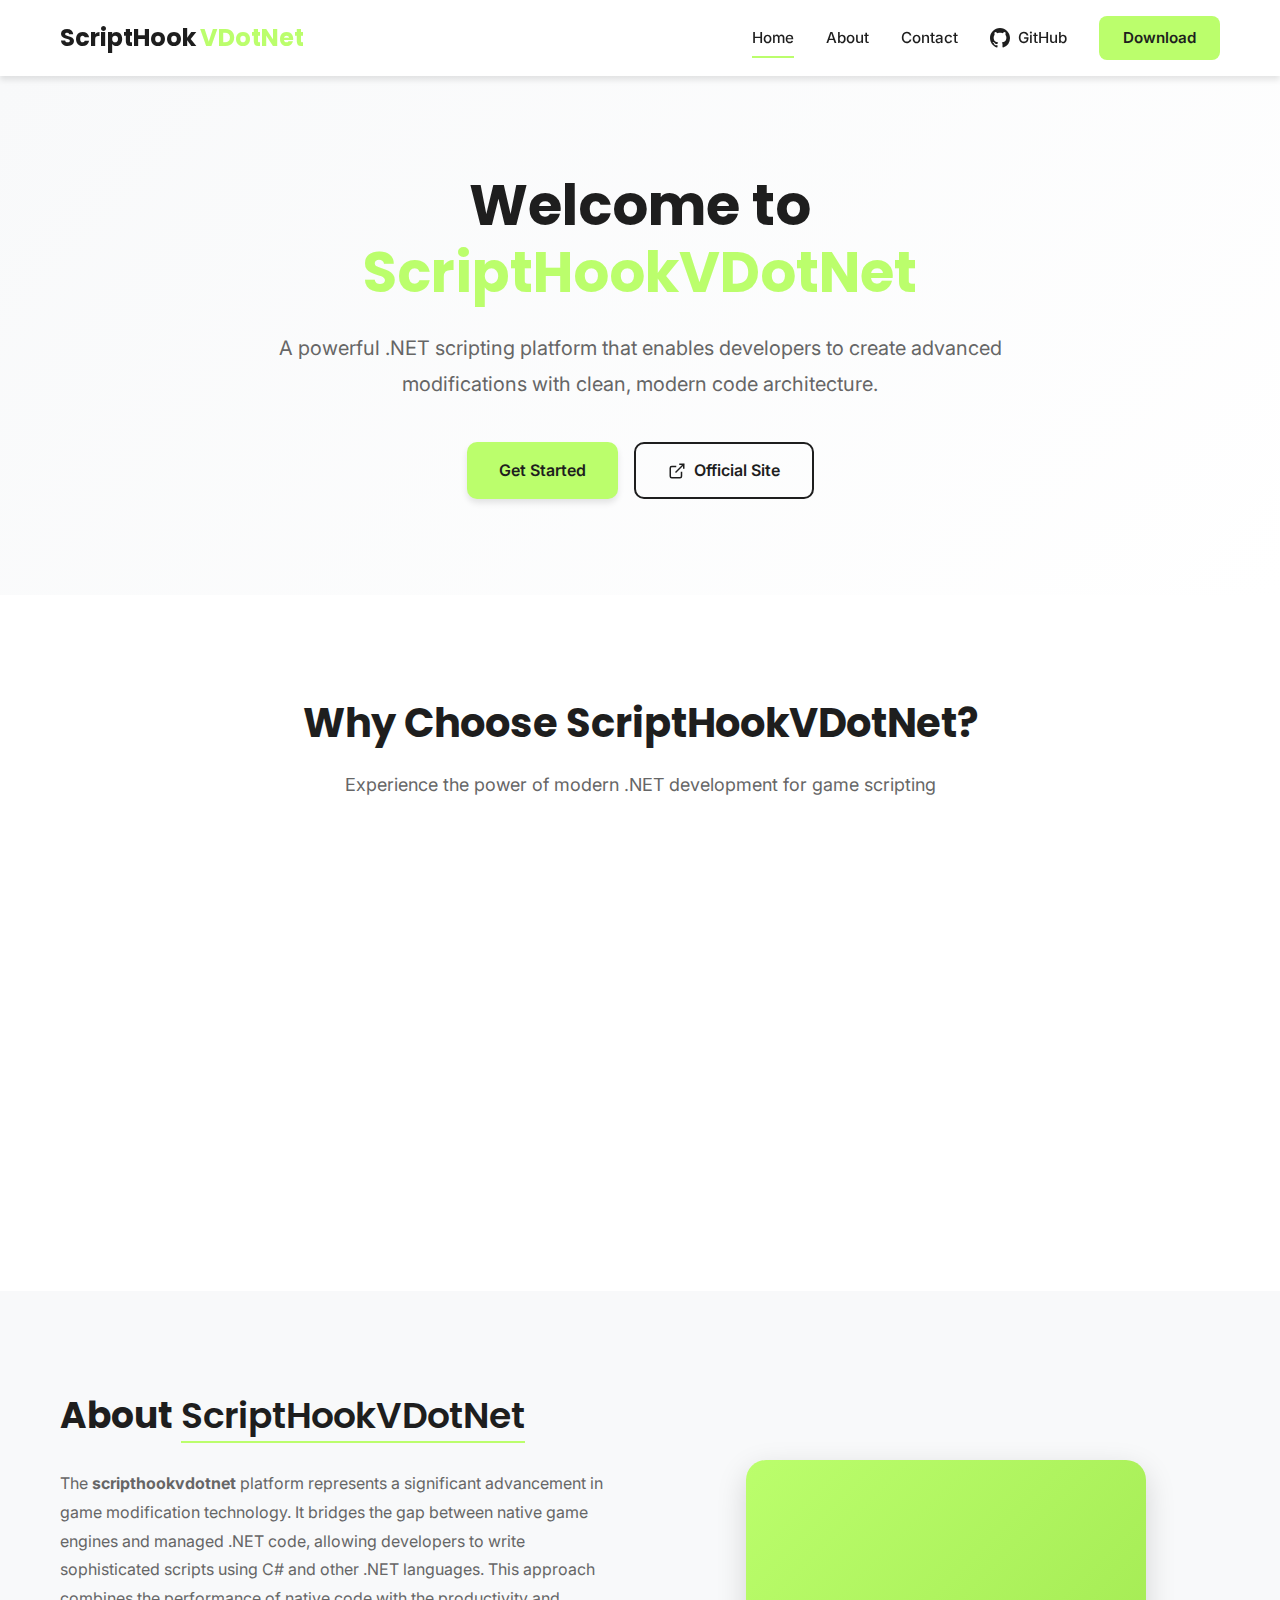
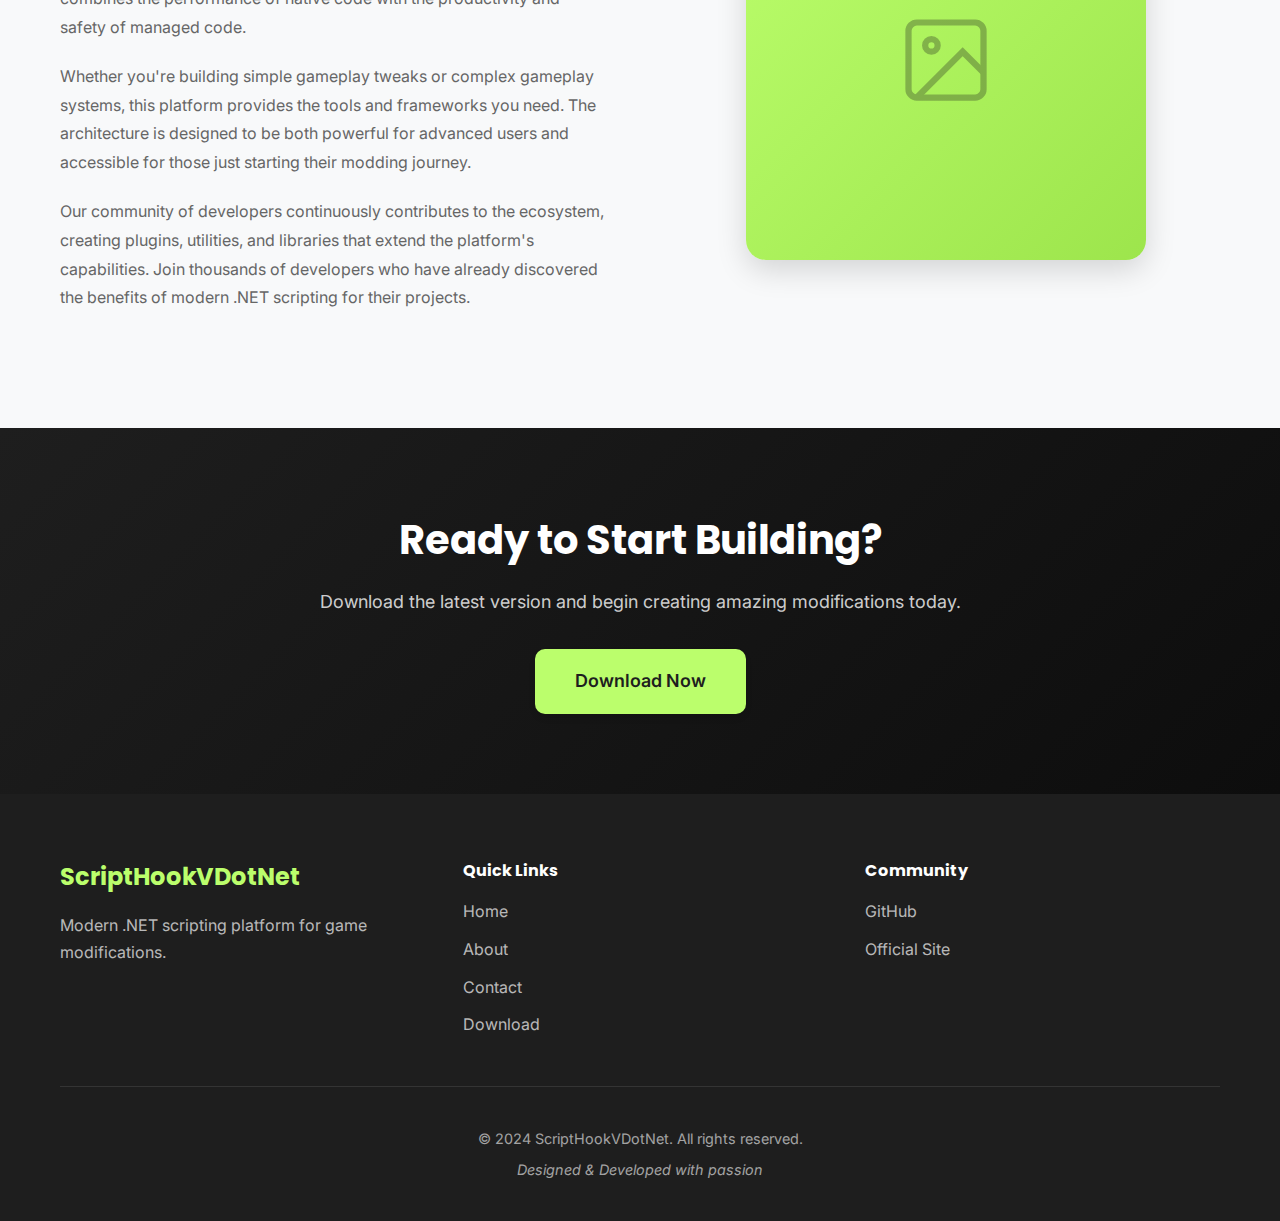
<file: index.html>
<!DOCTYPE html>
<html lang="en">
<head>
    <meta charset="UTF-8">
    <meta name="viewport" content="width=device-width, initial-scale=1.0">
    <meta name="description" content="ScriptHookVDotNet - Modern scripting platform for advanced game modifications and development">
    <title>ScriptHookVDotNet - Home</title>
    <link rel="stylesheet" href="style.css">
    <link rel="preconnect" href="https://fonts.googleapis.com">
    <link rel="preconnect" href="https://fonts.gstatic.com" crossorigin>
    <link href="https://fonts.googleapis.com/css2?family=Inter:wght@300;400;500;600;700&family=Poppins:wght@400;500;600;700&display=swap" rel="stylesheet">
</head>
<body>
    <header class="header">
        <nav class="navbar">
            <div class="container">
                <div class="nav-wrapper">
                    <a href="index.html" class="logo">
                        <span class="logo-text">ScriptHook</span>
                        <span class="logo-accent">VDotNet</span>
                    </a>
                    
                    <button class="mobile-toggle" aria-label="Toggle menu">
                        <span></span>
                        <span></span>
                        <span></span>
                    </button>
                    
                    <ul class="nav-menu">
                        <li><a href="index.html" class="nav-link active">Home</a></li>
                        <li><a href="about.html" class="nav-link">About</a></li>
                        <li><a href="contact.html" class="nav-link">Contact</a></li>
                        <li><a href="https://github.com/scripthook-vdotnet" class="nav-link" target="_blank" rel="noopener">
                            <svg width="20" height="20" viewBox="0 0 24 24" fill="currentColor">
                                <path d="M12 0C5.37 0 0 5.37 0 12c0 5.31 3.435 9.795 8.205 11.385.6.105.825-.255.825-.57 0-.285-.015-1.23-.015-2.235-3.015.555-3.795-.735-4.035-1.41-.135-.345-.72-1.41-1.23-1.695-.42-.225-1.02-.78-.015-.795.945-.015 1.62.87 1.845 1.23 1.08 1.815 2.805 1.305 3.495.99.105-.78.42-1.305.765-1.605-2.67-.3-5.46-1.335-5.46-5.925 0-1.305.465-2.385 1.23-3.225-.12-.3-.54-1.53.12-3.18 0 0 1.005-.315 3.3 1.23.96-.27 1.98-.405 3-.405s2.04.135 3 .405c2.295-1.56 3.3-1.23 3.3-1.23.66 1.65.24 2.88.12 3.18.765.84 1.23 1.905 1.23 3.225 0 4.605-2.805 5.625-5.475 5.925.435.375.81 1.095.81 2.22 0 1.605-.015 2.895-.015 3.3 0 .315.225.69.825.57A12.02 12.02 0 0024 12c0-6.63-5.37-12-12-12z"/>
                            </svg>
                            GitHub
                        </a></li>
                        <li><a href="download.html" class="nav-link btn-download">Download</a></li>
                    </ul>
                </div>
            </div>
        </nav>
    </header>

    <main>
        <section class="hero">
            <div class="container">
                <div class="hero-content">
                    <h1 class="hero-title">
                        Welcome to <span class="highlight">ScriptHookVDotNet</span>
                    </h1>
                    <p class="hero-subtitle">
                        A powerful .NET scripting platform that enables developers to create advanced modifications with clean, modern code architecture.
                    </p>
                    <div class="hero-buttons">
                        <a href="download.html" class="btn btn-primary">Get Started</a>
                        <a href="https://scripthookvdotnet.info/" class="btn btn-secondary" target="_blank" rel="noopener">
                            <svg width="18" height="18" viewBox="0 0 24 24" fill="none" stroke="currentColor" stroke-width="2">
                                <path d="M18 13v6a2 2 0 0 1-2 2H5a2 2 0 0 1-2-2V8a2 2 0 0 1 2-2h6"/>
                                <polyline points="15 3 21 3 21 9"/>
                                <line x1="10" y1="14" x2="21" y2="3"/>
                            </svg>
                            Official Site
                        </a>
                    </div>
                </div>
            </div>
        </section>

        <section class="features">
            <div class="container">
                <h2 class="section-title">Why Choose ScriptHookVDotNet?</h2>
                <p class="section-subtitle">Experience the power of modern .NET development for game scripting</p>
                
                <div class="features-grid">
                    <div class="feature-card">
                        <div class="feature-icon">
                            <svg width="32" height="32" viewBox="0 0 24 24" fill="none" stroke="currentColor" stroke-width="2">
                                <polyline points="16 18 22 12 16 6"/>
                                <polyline points="8 6 2 12 8 18"/>
                            </svg>
                        </div>
                        <h3>Modern Architecture</h3>
                        <p>Built with the latest .NET framework, providing clean APIs and powerful scripting capabilities for developers.</p>
                    </div>
                    
                    <div class="feature-card">
                        <div class="feature-icon">
                            <svg width="32" height="32" viewBox="0 0 24 24" fill="none" stroke="currentColor" stroke-width="2">
                                <path d="M13 2L3 14h9l-1 8 10-12h-9l1-8z"/>
                            </svg>
                        </div>
                        <h3>High Performance</h3>
                        <p>Optimized for speed and efficiency, ensuring smooth gameplay while running complex modifications.</p>
                    </div>
                    
                    <div class="feature-card">
                        <div class="feature-icon">
                            <svg width="32" height="32" viewBox="0 0 24 24" fill="none" stroke="currentColor" stroke-width="2">
                                <path d="M12 2L2 7l10 5 10-5-10-5z"/>
                                <path d="M2 17l10 5 10-5M2 12l10 5 10-5"/>
                            </svg>
                        </div>
                        <h3>Rich Ecosystem</h3>
                        <p>Access to extensive libraries, community resources, and comprehensive documentation for rapid development.</p>
                    </div>
                </div>
            </div>
        </section>

        <section class="content-section">
            <div class="container">
                <div class="content-wrapper">
                    <div class="content-text">
                        <h2>About <a href="https://scripthookvdotnet.info/" class="inline-link">ScriptHookVDotNet</a></h2>
                        <p>
                            The <strong>scripthookvdotnet</strong> platform represents a significant advancement in game modification technology. 
                            It bridges the gap between native game engines and managed .NET code, allowing developers to write sophisticated 
                            scripts using C# and other .NET languages. This approach combines the performance of native code with the 
                            productivity and safety of managed code.
                        </p>
                        <p>
                            Whether you're building simple gameplay tweaks or complex gameplay systems, this platform provides the tools 
                            and frameworks you need. The architecture is designed to be both powerful for advanced users and accessible 
                            for those just starting their modding journey.
                        </p>
                        <p>
                            Our community of developers continuously contributes to the ecosystem, creating plugins, utilities, and 
                            libraries that extend the platform's capabilities. Join thousands of developers who have already discovered 
                            the benefits of modern .NET scripting for their projects.
                        </p>
                    </div>
                    <div class="content-image">
                        <div class="image-placeholder">
                            <svg width="100" height="100" viewBox="0 0 24 24" fill="none" stroke="currentColor" stroke-width="1.5">
                                <rect x="3" y="3" width="18" height="18" rx="2" ry="2"/>
                                <circle cx="8.5" cy="8.5" r="1.5"/>
                                <polyline points="21 15 16 10 5 21"/>
                            </svg>
                        </div>
                    </div>
                </div>
            </div>
        </section>

        <section class="cta-section">
            <div class="container">
                <div class="cta-content">
                    <h2>Ready to Start Building?</h2>
                    <p>Download the latest version and begin creating amazing modifications today.</p>
                    <a href="download.html" class="btn btn-primary btn-lg">Download Now</a>
                </div>
            </div>
        </section>
    </main>

    <footer class="footer">
        <div class="container">
            <div class="footer-content">
                <div class="footer-section">
                    <h3 class="footer-title">ScriptHookVDotNet</h3>
                    <p>Modern .NET scripting platform for game modifications.</p>
                </div>
                
                <div class="footer-section">
                    <h4>Quick Links</h4>
                    <ul class="footer-links">
                        <li><a href="index.html">Home</a></li>
                        <li><a href="about.html">About</a></li>
                        <li><a href="contact.html">Contact</a></li>
                        <li><a href="download.html">Download</a></li>
                    </ul>
                </div>
                
                <div class="footer-section">
                    <h4>Community</h4>
                    <ul class="footer-links">
                        <li><a href="https://github.com/scripthook-vdotnet" target="_blank" rel="noopener">GitHub</a></li>
                        <li><a href="https://scripthookvdotnet.info/" target="_blank" rel="noopener">Official Site</a></li>
                    </ul>
                </div>
            </div>
            
            <div class="footer-bottom">
                <p>&copy; 2024 ScriptHookVDotNet. All rights reserved.</p>
                <p class="footer-credit">Designed & Developed with passion</p>
            </div>
        </div>
    </footer>

    <script src="script.js"></script>
</body>
</html>
</file>
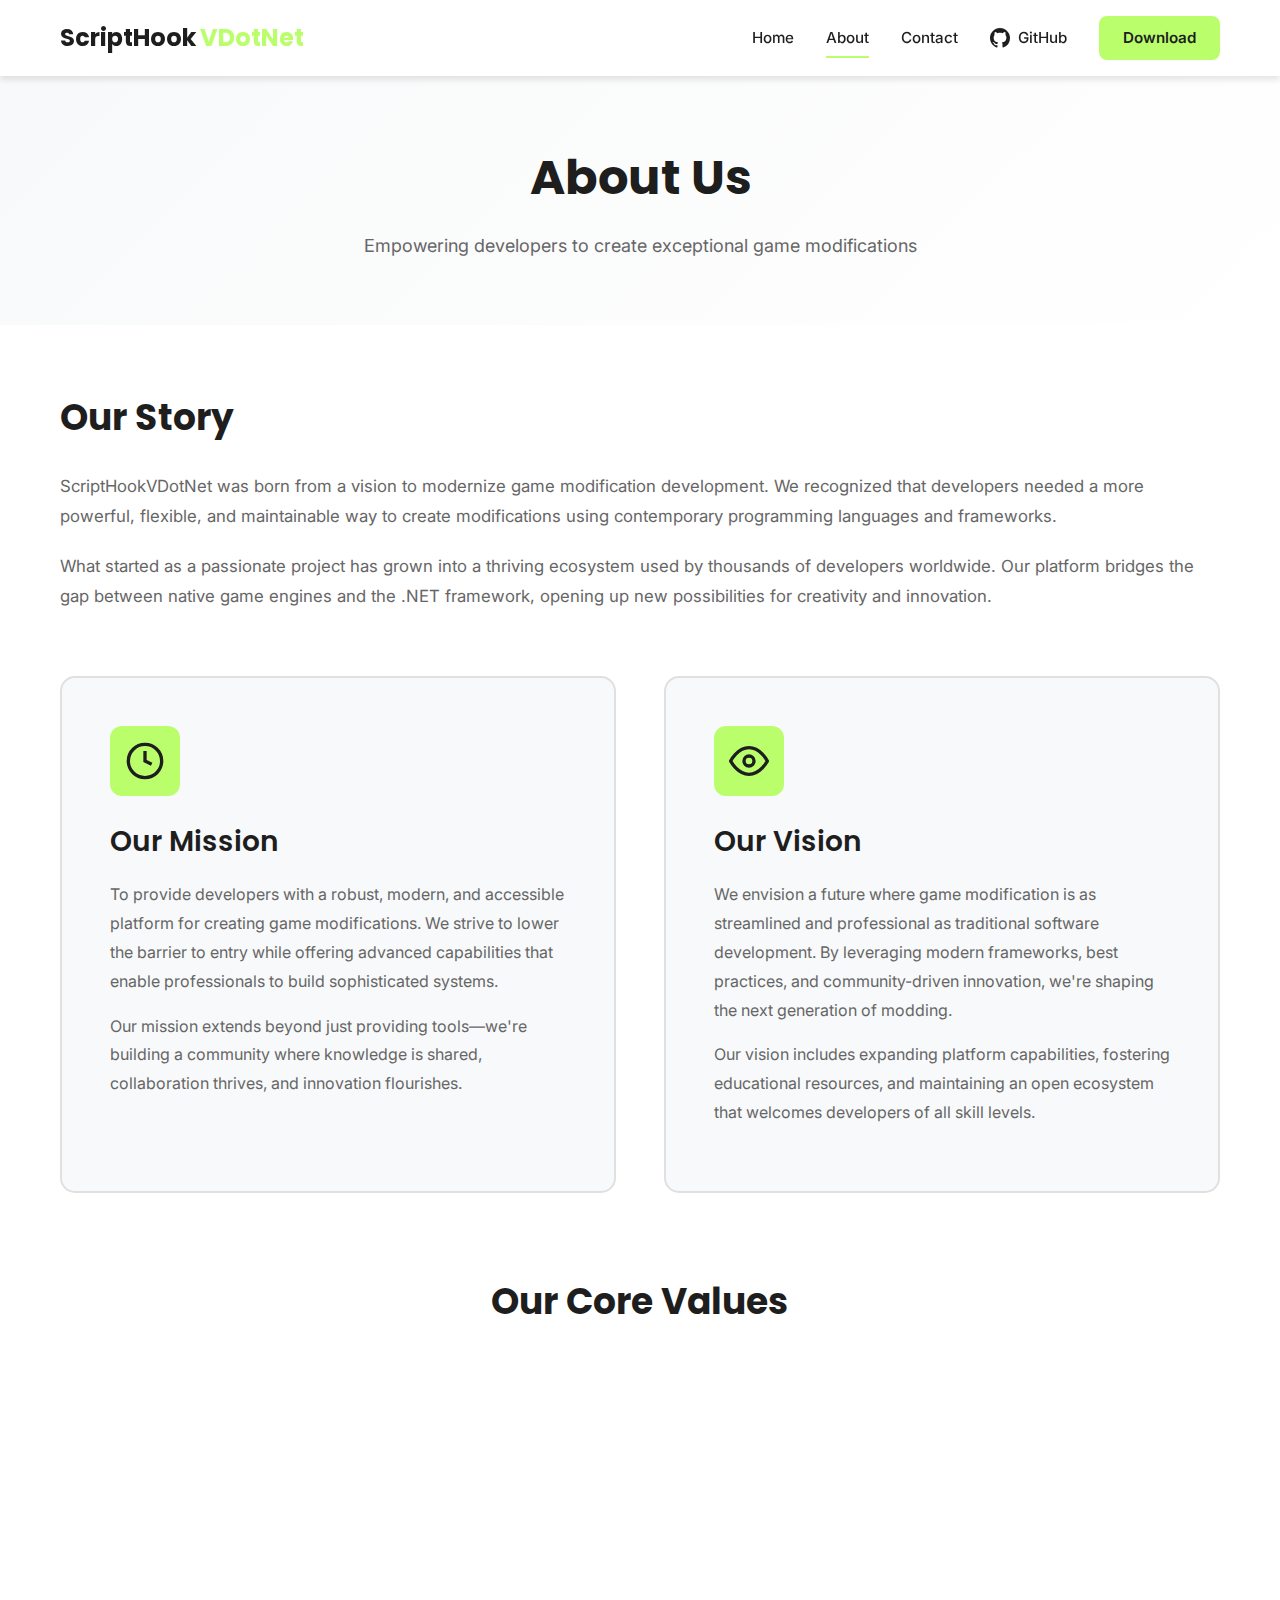
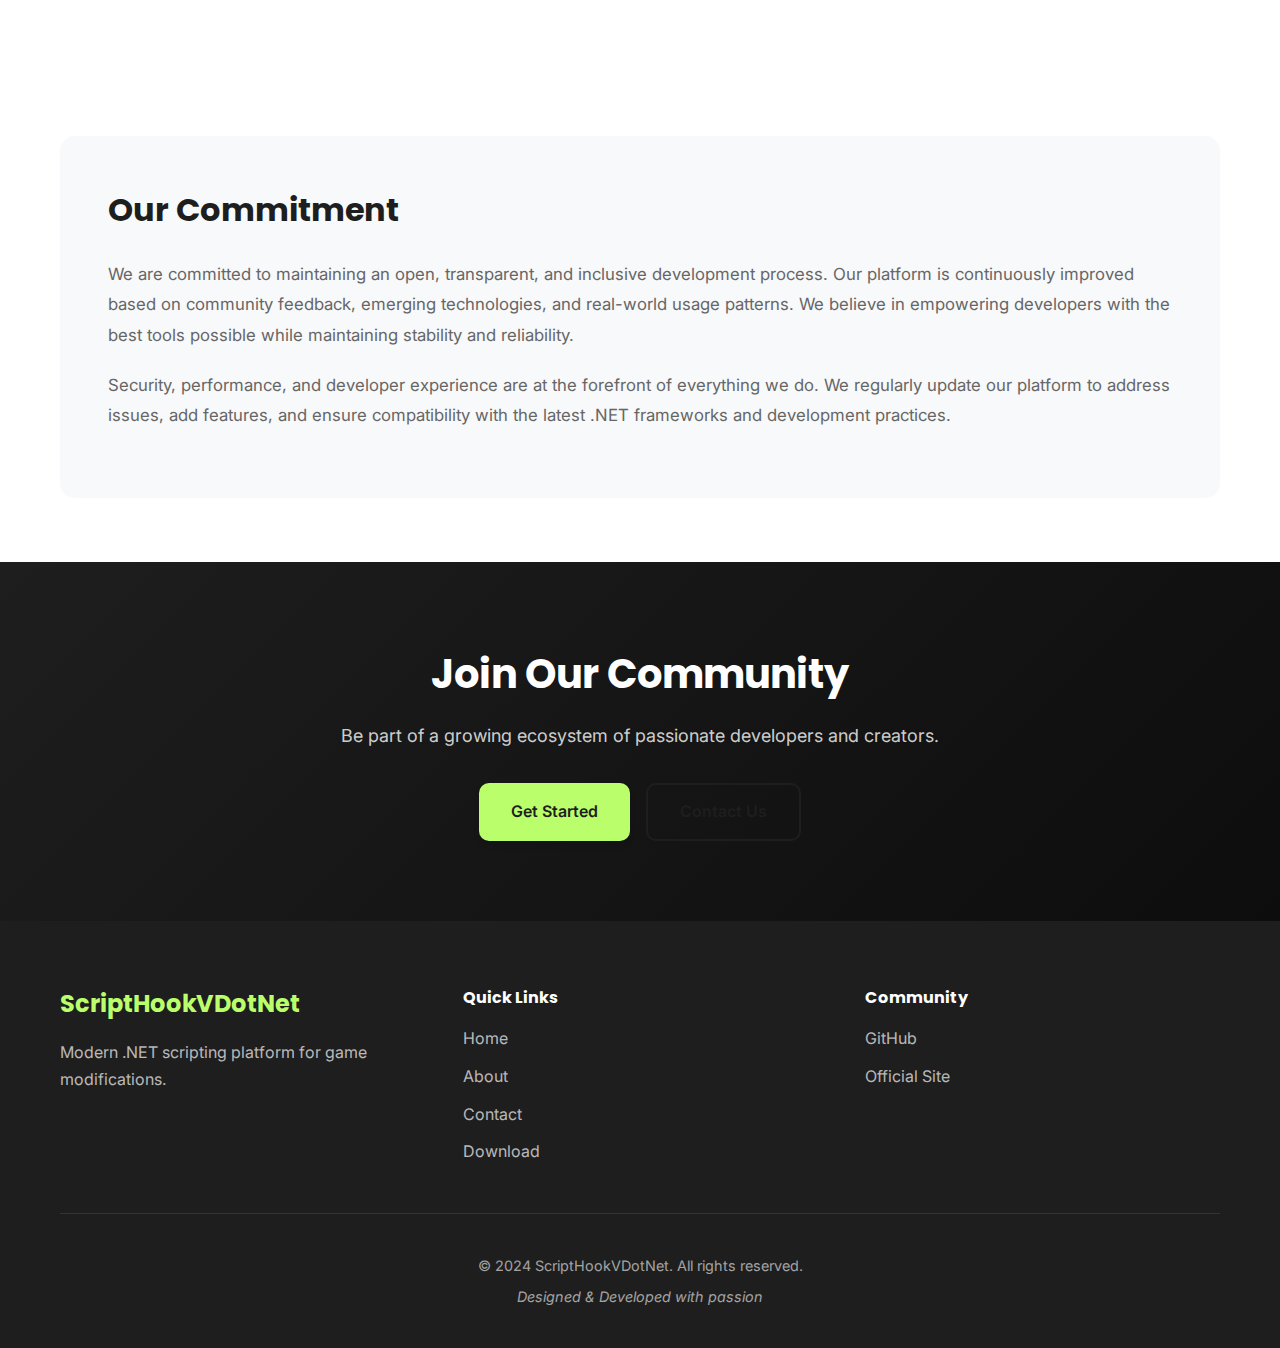
<file: about.html>
<!DOCTYPE html>
<html lang="en">
<head>
    <meta charset="UTF-8">
    <meta name="viewport" content="width=device-width, initial-scale=1.0">
    <meta name="description" content="Learn about ScriptHookVDotNet's mission, vision, and commitment to the modding community">
    <title>About - ScriptHookVDotNet</title>
    <link rel="stylesheet" href="style.css">
    <link rel="preconnect" href="https://fonts.googleapis.com">
    <link rel="preconnect" href="https://fonts.gstatic.com" crossorigin>
    <link href="https://fonts.googleapis.com/css2?family=Inter:wght@300;400;500;600;700&family=Poppins:wght@400;500;600;700&display=swap" rel="stylesheet">
</head>
<body>
    <header class="header">
        <nav class="navbar">
            <div class="container">
                <div class="nav-wrapper">
                    <a href="index.html" class="logo">
                        <span class="logo-text">ScriptHook</span>
                        <span class="logo-accent">VDotNet</span>
                    </a>
                    
                    <button class="mobile-toggle" aria-label="Toggle menu">
                        <span></span>
                        <span></span>
                        <span></span>
                    </button>
                    
                    <ul class="nav-menu">
                        <li><a href="index.html" class="nav-link">Home</a></li>
                        <li><a href="about.html" class="nav-link active">About</a></li>
                        <li><a href="contact.html" class="nav-link">Contact</a></li>
                        <li><a href="https://github.com/scripthook-vdotnet" class="nav-link" target="_blank" rel="noopener">
                            <svg width="20" height="20" viewBox="0 0 24 24" fill="currentColor">
                                <path d="M12 0C5.37 0 0 5.37 0 12c0 5.31 3.435 9.795 8.205 11.385.6.105.825-.255.825-.57 0-.285-.015-1.23-.015-2.235-3.015.555-3.795-.735-4.035-1.41-.135-.345-.72-1.41-1.23-1.695-.42-.225-1.02-.78-.015-.795.945-.015 1.62.87 1.845 1.23 1.08 1.815 2.805 1.305 3.495.99.105-.78.42-1.305.765-1.605-2.67-.3-5.46-1.335-5.46-5.925 0-1.305.465-2.385 1.23-3.225-.12-.3-.54-1.53.12-3.18 0 0 1.005-.315 3.3 1.23.96-.27 1.98-.405 3-.405s2.04.135 3 .405c2.295-1.56 3.3-1.23 3.3-1.23.66 1.65.24 2.88.12 3.18.765.84 1.23 1.905 1.23 3.225 0 4.605-2.805 5.625-5.475 5.925.435.375.81 1.095.81 2.22 0 1.605-.015 2.895-.015 3.3 0 .315.225.69.825.57A12.02 12.02 0 0024 12c0-6.63-5.37-12-12-12z"/>
                            </svg>
                            GitHub
                        </a></li>
                        <li><a href="download.html" class="nav-link btn-download">Download</a></li>
                    </ul>
                </div>
            </div>
        </nav>
    </header>

    <main>
        <section class="page-hero">
            <div class="container">
                <h1 class="page-title">About Us</h1>
                <p class="page-subtitle">Empowering developers to create exceptional game modifications</p>
            </div>
        </section>

        <section class="about-content">
            <div class="container">
                <div class="about-section">
                    <div class="about-text">
                        <h2>Our Story</h2>
                        <p>
                            ScriptHookVDotNet was born from a vision to modernize game modification development. 
                            We recognized that developers needed a more powerful, flexible, and maintainable way to 
                            create modifications using contemporary programming languages and frameworks.
                        </p>
                        <p>
                            What started as a passionate project has grown into a thriving ecosystem used by thousands 
                            of developers worldwide. Our platform bridges the gap between native game engines and the 
                            .NET framework, opening up new possibilities for creativity and innovation.
                        </p>
                    </div>
                </div>

                <div class="mission-vision-grid">
                    <div class="mv-card">
                        <div class="mv-icon">
                            <svg width="40" height="40" viewBox="0 0 24 24" fill="none" stroke="currentColor" stroke-width="2">
                                <circle cx="12" cy="12" r="10"/>
                                <polyline points="12 6 12 12 16 14"/>
                            </svg>
                        </div>
                        <h3>Our Mission</h3>
                        <p>
                            To provide developers with a robust, modern, and accessible platform for creating 
                            game modifications. We strive to lower the barrier to entry while offering advanced 
                            capabilities that enable professionals to build sophisticated systems.
                        </p>
                        <p>
                            Our mission extends beyond just providing tools—we're building a community where 
                            knowledge is shared, collaboration thrives, and innovation flourishes.
                        </p>
                    </div>

                    <div class="mv-card">
                        <div class="mv-icon">
                            <svg width="40" height="40" viewBox="0 0 24 24" fill="none" stroke="currentColor" stroke-width="2">
                                <path d="M1 12s4-8 11-8 11 8 11 8-4 8-11 8-11-8-11-8z"/>
                                <circle cx="12" cy="12" r="3"/>
                            </svg>
                        </div>
                        <h3>Our Vision</h3>
                        <p>
                            We envision a future where game modification is as streamlined and professional as 
                            traditional software development. By leveraging modern frameworks, best practices, 
                            and community-driven innovation, we're shaping the next generation of modding.
                        </p>
                        <p>
                            Our vision includes expanding platform capabilities, fostering educational resources, 
                            and maintaining an open ecosystem that welcomes developers of all skill levels.
                        </p>
                    </div>
                </div>

                <div class="values-section">
                    <h2>Our Core Values</h2>
                    <div class="values-grid">
                        <div class="value-item">
                            <div class="value-number">01</div>
                            <h4>Innovation</h4>
                            <p>Continuously pushing boundaries to deliver cutting-edge solutions</p>
                        </div>
                        <div class="value-item">
                            <div class="value-number">02</div>
                            <h4>Community</h4>
                            <p>Building strong relationships and fostering collaborative growth</p>
                        </div>
                        <div class="value-item">
                            <div class="value-number">03</div>
                            <h4>Quality</h4>
                            <p>Maintaining high standards in code, documentation, and support</p>
                        </div>
                        <div class="value-item">
                            <div class="value-number">04</div>
                            <h4>Accessibility</h4>
                            <p>Making powerful tools available to developers at every level</p>
                        </div>
                    </div>
                </div>

                <div class="commitment-section">
                    <h2>Our Commitment</h2>
                    <p>
                        We are committed to maintaining an open, transparent, and inclusive development process. 
                        Our platform is continuously improved based on community feedback, emerging technologies, 
                        and real-world usage patterns. We believe in empowering developers with the best tools 
                        possible while maintaining stability and reliability.
                    </p>
                    <p>
                        Security, performance, and developer experience are at the forefront of everything we do. 
                        We regularly update our platform to address issues, add features, and ensure compatibility 
                        with the latest .NET frameworks and development practices.
                    </p>
                </div>
            </div>
        </section>

        <section class="cta-section">
            <div class="container">
                <div class="cta-content">
                    <h2>Join Our Community</h2>
                    <p>Be part of a growing ecosystem of passionate developers and creators.</p>
                    <div class="cta-buttons">
                        <a href="download.html" class="btn btn-primary">Get Started</a>
                        <a href="contact.html" class="btn btn-secondary">Contact Us</a>
                    </div>
                </div>
            </div>
        </section>
    </main>

    <footer class="footer">
        <div class="container">
            <div class="footer-content">
                <div class="footer-section">
                    <h3 class="footer-title">ScriptHookVDotNet</h3>
                    <p>Modern .NET scripting platform for game modifications.</p>
                </div>
                
                <div class="footer-section">
                    <h4>Quick Links</h4>
                    <ul class="footer-links">
                        <li><a href="index.html">Home</a></li>
                        <li><a href="about.html">About</a></li>
                        <li><a href="contact.html">Contact</a></li>
                        <li><a href="download.html">Download</a></li>
                    </ul>
                </div>
                
                <div class="footer-section">
                    <h4>Community</h4>
                    <ul class="footer-links">
                        <li><a href="https://github.com/scripthook-vdotnet" target="_blank" rel="noopener">GitHub</a></li>
                        <li><a href="https://scripthookvdotnet.info/" target="_blank" rel="noopener">Official Site</a></li>
                    </ul>
                </div>
            </div>
            
            <div class="footer-bottom">
                <p>&copy; 2024 ScriptHookVDotNet. All rights reserved.</p>
                <p class="footer-credit">Designed & Developed with passion</p>
            </div>
        </div>
    </footer>

    <script src="script.js"></script>
</body>
</html>
</file>
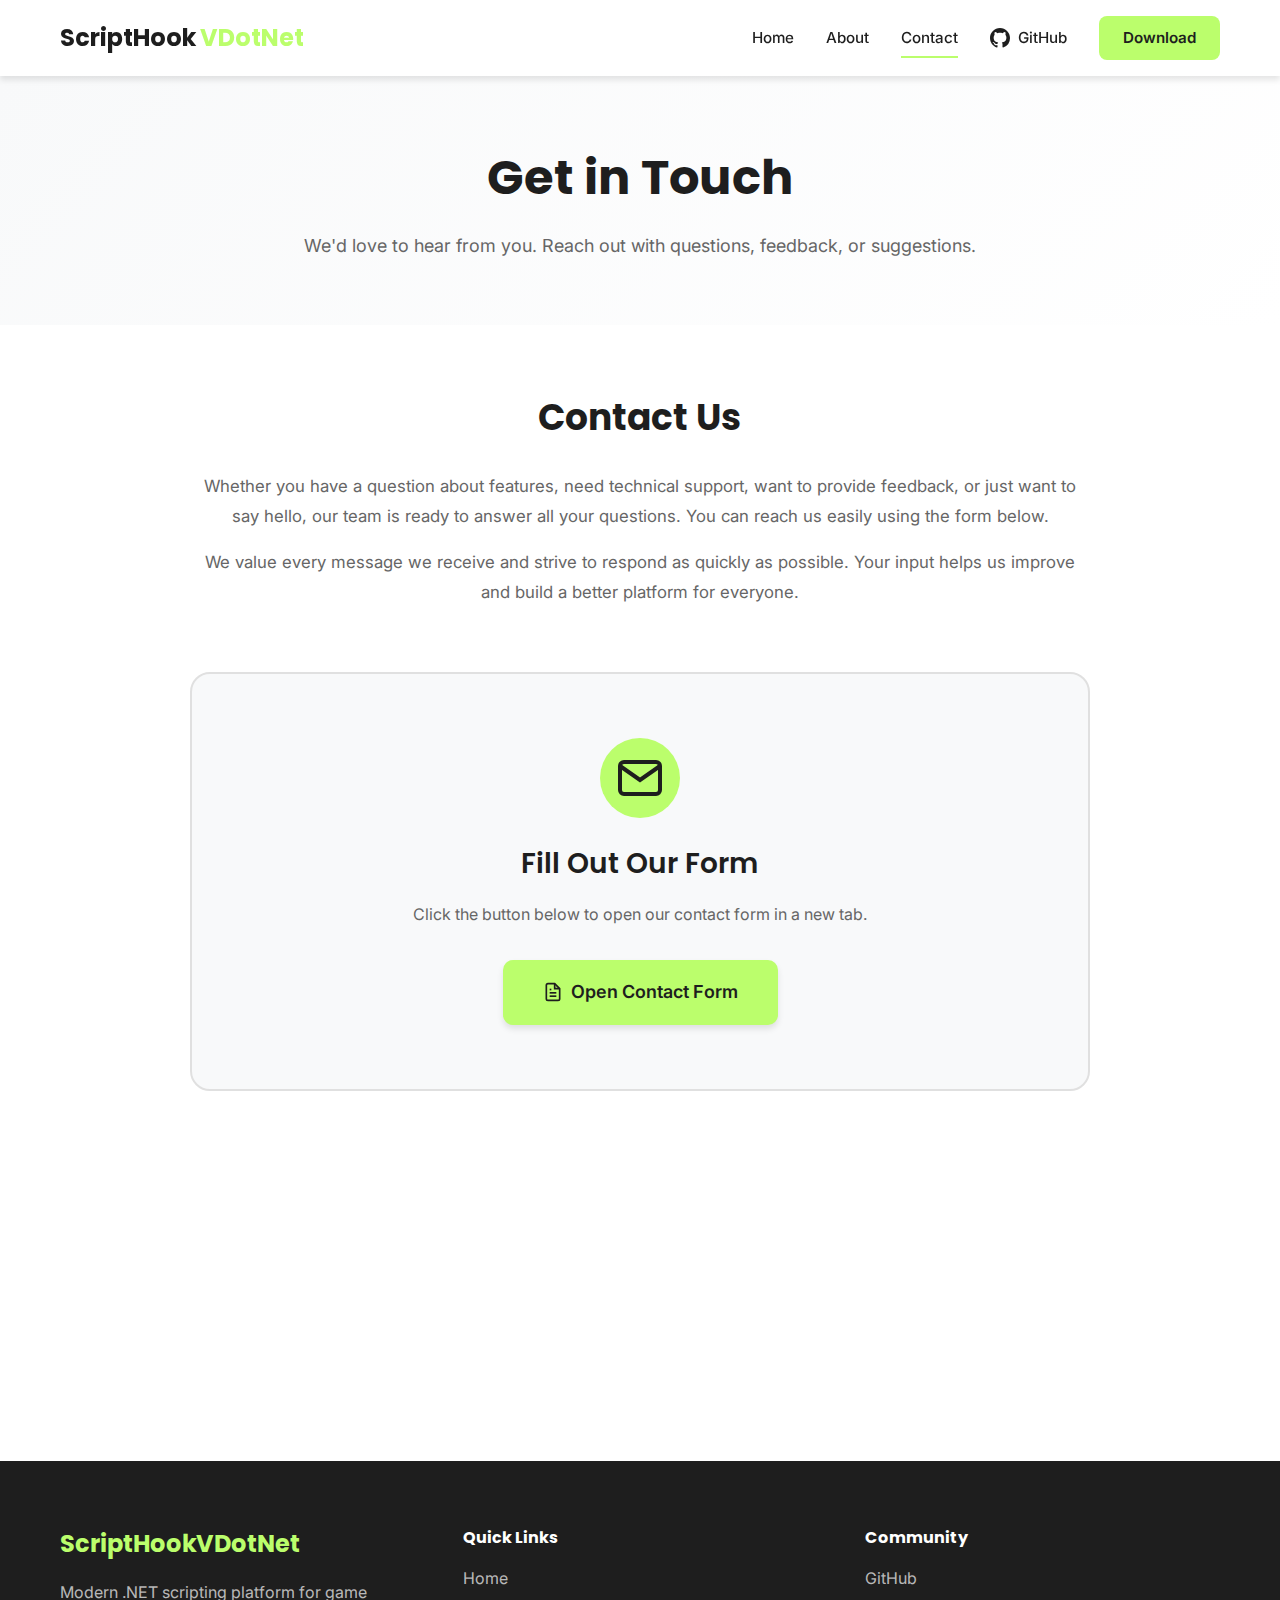
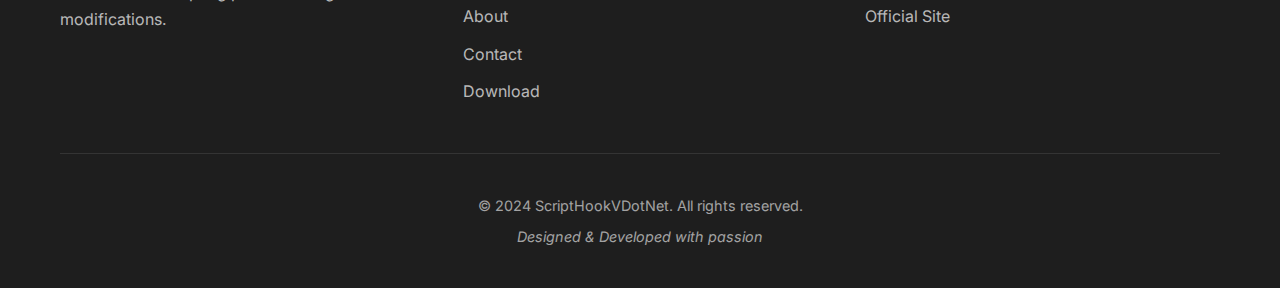
<file: contact.html>
<!DOCTYPE html>
<html lang="en">
<head>
    <meta charset="UTF-8">
    <meta name="viewport" content="width=device-width, initial-scale=1.0">
    <meta name="description" content="Get in touch with ScriptHookVDotNet team - We're here to help">
    <title>Contact Us - ScriptHookVDotNet</title>
    <link rel="stylesheet" href="style.css">
    <link rel="preconnect" href="https://fonts.googleapis.com">
    <link rel="preconnect" href="https://fonts.gstatic.com" crossorigin>
    <link href="https://fonts.googleapis.com/css2?family=Inter:wght@300;400;500;600;700&family=Poppins:wght@400;500;600;700&display=swap" rel="stylesheet">
</head>
<body>
    <header class="header">
        <nav class="navbar">
            <div class="container">
                <div class="nav-wrapper">
                    <a href="index.html" class="logo">
                        <span class="logo-text">ScriptHook</span>
                        <span class="logo-accent">VDotNet</span>
                    </a>
                    
                    <button class="mobile-toggle" aria-label="Toggle menu">
                        <span></span>
                        <span></span>
                        <span></span>
                    </button>
                    
                    <ul class="nav-menu">
                        <li><a href="index.html" class="nav-link">Home</a></li>
                        <li><a href="about.html" class="nav-link">About</a></li>
                        <li><a href="contact.html" class="nav-link active">Contact</a></li>
                        <li><a href="https://github.com/scripthook-vdotnet" class="nav-link" target="_blank" rel="noopener">
                            <svg width="20" height="20" viewBox="0 0 24 24" fill="currentColor">
                                <path d="M12 0C5.37 0 0 5.37 0 12c0 5.31 3.435 9.795 8.205 11.385.6.105.825-.255.825-.57 0-.285-.015-1.23-.015-2.235-3.015.555-3.795-.735-4.035-1.41-.135-.345-.72-1.41-1.23-1.695-.42-.225-1.02-.78-.015-.795.945-.015 1.62.87 1.845 1.23 1.08 1.815 2.805 1.305 3.495.99.105-.78.42-1.305.765-1.605-2.67-.3-5.46-1.335-5.46-5.925 0-1.305.465-2.385 1.23-3.225-.12-.3-.54-1.53.12-3.18 0 0 1.005-.315 3.3 1.23.96-.27 1.98-.405 3-.405s2.04.135 3 .405c2.295-1.56 3.3-1.23 3.3-1.23.66 1.65.24 2.88.12 3.18.765.84 1.23 1.905 1.23 3.225 0 4.605-2.805 5.625-5.475 5.925.435.375.81 1.095.81 2.22 0 1.605-.015 2.895-.015 3.3 0 .315.225.69.825.57A12.02 12.02 0 0024 12c0-6.63-5.37-12-12-12z"/>
                            </svg>
                            GitHub
                        </a></li>
                        <li><a href="download.html" class="nav-link btn-download">Download</a></li>
                    </ul>
                </div>
            </div>
        </nav>
    </header>

    <main>
        <section class="page-hero">
            <div class="container">
                <h1 class="page-title">Get in Touch</h1>
                <p class="page-subtitle">We'd love to hear from you. Reach out with questions, feedback, or suggestions.</p>
            </div>
        </section>

        <section class="contact-section">
            <div class="container">
                <div class="contact-content">
                    <div class="contact-intro">
                        <h2>Contact Us</h2>
                        <p>
                            Whether you have a question about features, need technical support, want to provide 
                            feedback, or just want to say hello, our team is ready to answer all your questions. 
                            You can reach us easily using the form below.
                        </p>
                        <p>
                            We value every message we receive and strive to respond as quickly as possible. 
                            Your input helps us improve and build a better platform for everyone.
                        </p>
                    </div>

                    <div class="contact-form-wrapper">
                        <div class="form-card">
                            <div class="form-icon">
                                <svg width="48" height="48" viewBox="0 0 24 24" fill="none" stroke="currentColor" stroke-width="2">
                                    <path d="M4 4h16c1.1 0 2 .9 2 2v12c0 1.1-.9 2-2 2H4c-1.1 0-2-.9-2-2V6c0-1.1.9-2 2-2z"/>
                                    <polyline points="22,6 12,13 2,6"/>
                                </svg>
                            </div>
                            <h3>Fill Out Our Form</h3>
                            <p>Click the button below to open our contact form in a new tab.</p>
                            <a href="https://docs.google.com/forms/d/e/1FAIpQLSd4EKhtkytt-26izhOtx03F5GQ9bAs6iZHxvPK0wUkMTPSjIg/viewform?usp=header" 
                               class="btn btn-primary btn-lg btn-form" 
                               target="_blank" 
                               rel="noopener">
                                <svg width="20" height="20" viewBox="0 0 24 24" fill="none" stroke="currentColor" stroke-width="2">
                                    <path d="M14 2H6a2 2 0 0 0-2 2v16a2 2 0 0 0 2 2h12a2 2 0 0 0 2-2V8z"/>
                                    <polyline points="14 2 14 8 20 8"/>
                                    <line x1="16" y1="13" x2="8" y2="13"/>
                                    <line x1="16" y1="17" x2="8" y2="17"/>
                                    <polyline points="10 9 9 9 8 9"/>
                                </svg>
                                Open Contact Form
                            </a>
                        </div>
                    </div>

                    <div class="contact-info-grid">
                        <div class="info-card">
                            <div class="info-icon">
                                <svg width="32" height="32" viewBox="0 0 24 24" fill="none" stroke="currentColor" stroke-width="2">
                                    <path d="M9 11a3 3 0 1 0 6 0a3 3 0 0 0 -6 0"/>
                                    <path d="M17.657 16.657l-4.243 4.243a2 2 0 0 1 -2.827 0l-4.244 -4.243a8 8 0 1 1 11.314 0z"/>
                                </svg>
                            </div>
                            <h4>Community Hub</h4>
                            <p>Join our GitHub community</p>
                            <a href="https://github.com/scripthook-vdotnet" target="_blank" rel="noopener" class="info-link">Visit GitHub →</a>
                        </div>

                        <div class="info-card">
                            <div class="info-icon">
                                <svg width="32" height="32" viewBox="0 0 24 24" fill="none" stroke="currentColor" stroke-width="2">
                                    <circle cx="12" cy="12" r="10"/>
                                    <polyline points="12 6 12 12 16 14"/>
                                </svg>
                            </div>
                            <h4>Response Time</h4>
                            <p>We typically respond within 24-48 hours</p>
                        </div>

                        <div class="info-card">
                            <div class="info-icon">
                                <svg width="32" height="32" viewBox="0 0 24 24" fill="none" stroke="currentColor" stroke-width="2">
                                    <path d="M21 11.5a8.38 8.38 0 0 1-.9 3.8 8.5 8.5 0 0 1-7.6 4.7 8.38 8.38 0 0 1-3.8-.9L3 21l1.9-5.7a8.38 8.38 0 0 1-.9-3.8 8.5 8.5 0 0 1 4.7-7.6 8.38 8.38 0 0 1 3.8-.9h.5a8.48 8.48 0 0 1 8 8v.5z"/>
                                </svg>
                            </div>
                            <h4>Support</h4>
                            <p>Technical support and general inquiries</p>
                        </div>
                    </div>
                </div>
            </div>
        </section>
    </main>

    <footer class="footer">
        <div class="container">
            <div class="footer-content">
                <div class="footer-section">
                    <h3 class="footer-title">ScriptHookVDotNet</h3>
                    <p>Modern .NET scripting platform for game modifications.</p>
                </div>
                
                <div class="footer-section">
                    <h4>Quick Links</h4>
                    <ul class="footer-links">
                        <li><a href="index.html">Home</a></li>
                        <li><a href="about.html">About</a></li>
                        <li><a href="contact.html">Contact</a></li>
                        <li><a href="download.html">Download</a></li>
                    </ul>
                </div>
                
                <div class="footer-section">
                    <h4>Community</h4>
                    <ul class="footer-links">
                        <li><a href="https://github.com/scripthook-vdotnet" target="_blank" rel="noopener">GitHub</a></li>
                        <li><a href="https://scripthookvdotnet.info/" target="_blank" rel="noopener">Official Site</a></li>
                    </ul>
                </div>
            </div>
            
            <div class="footer-bottom">
                <p>&copy; 2024 ScriptHookVDotNet. All rights reserved.</p>
                <p class="footer-credit">Designed & Developed with passion</p>
            </div>
        </div>
    </footer>

    <script src="script.js"></script>
</body>
</html>
</file>
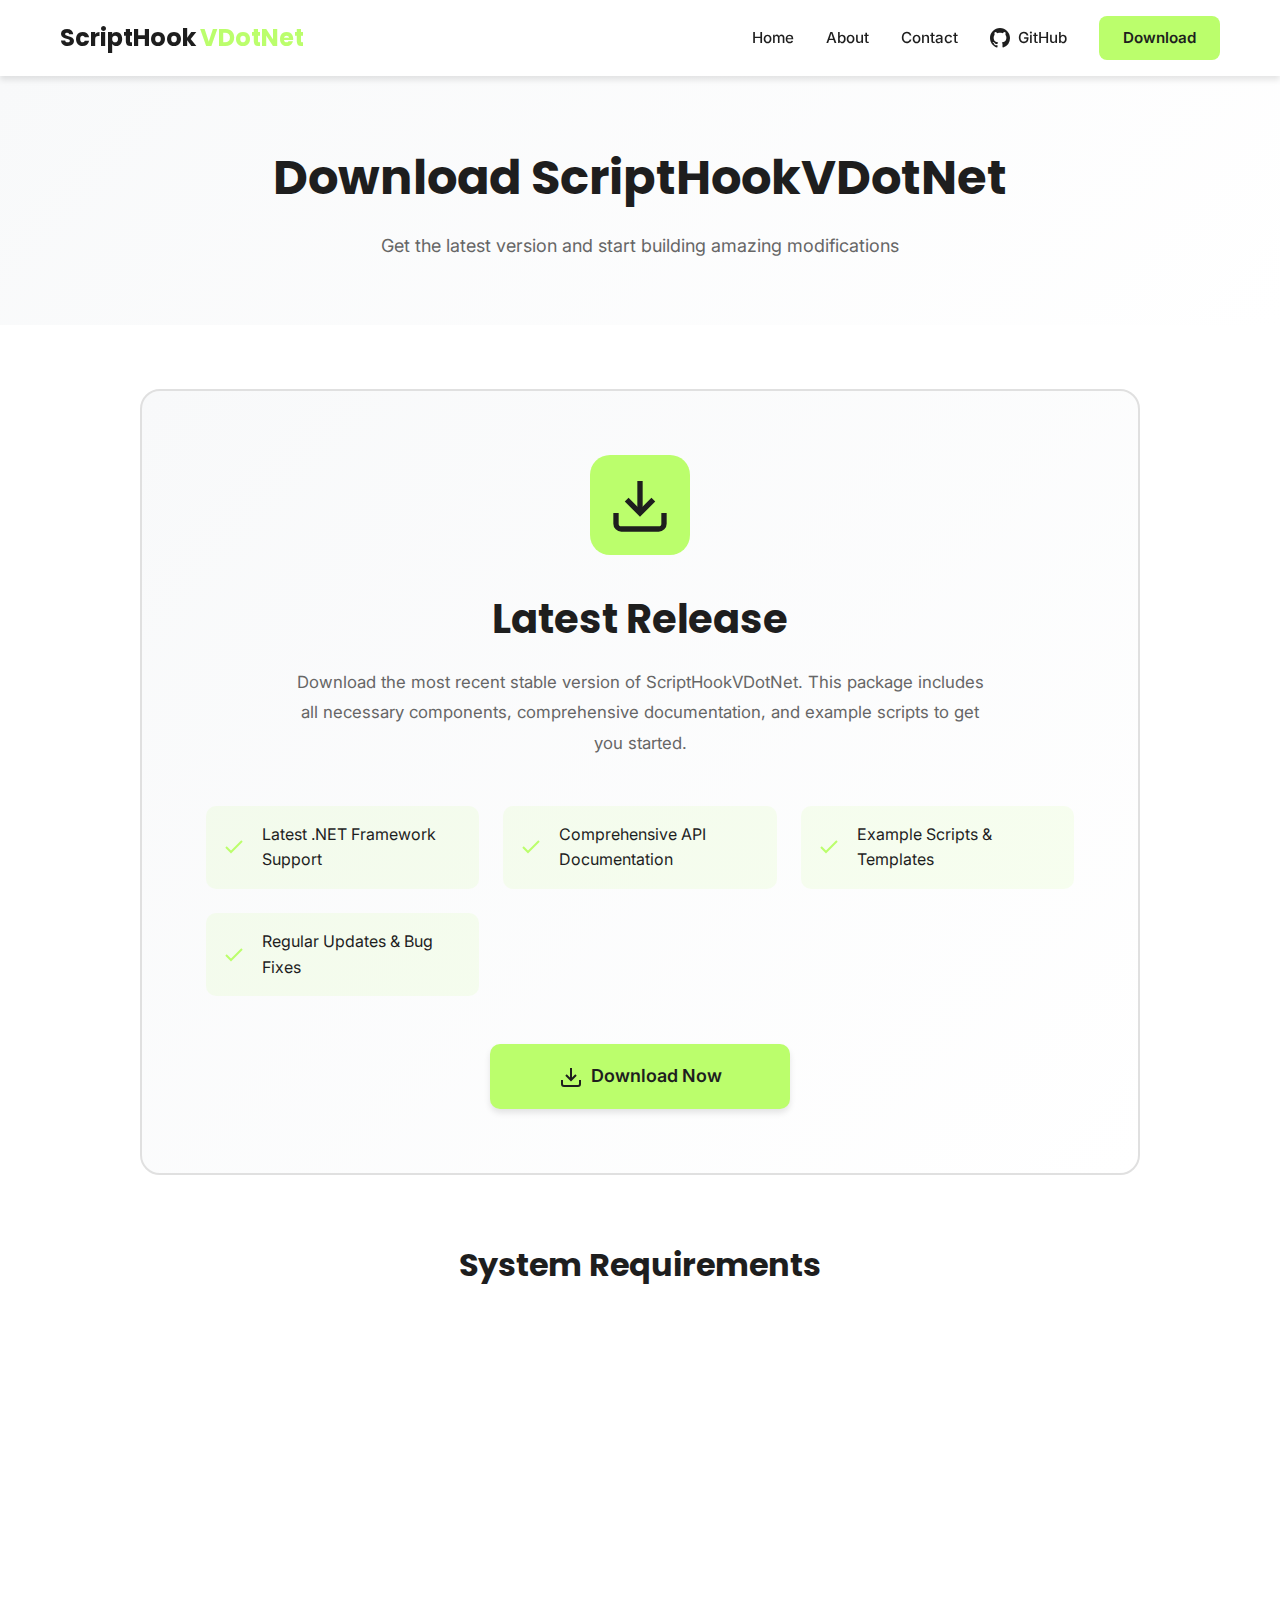
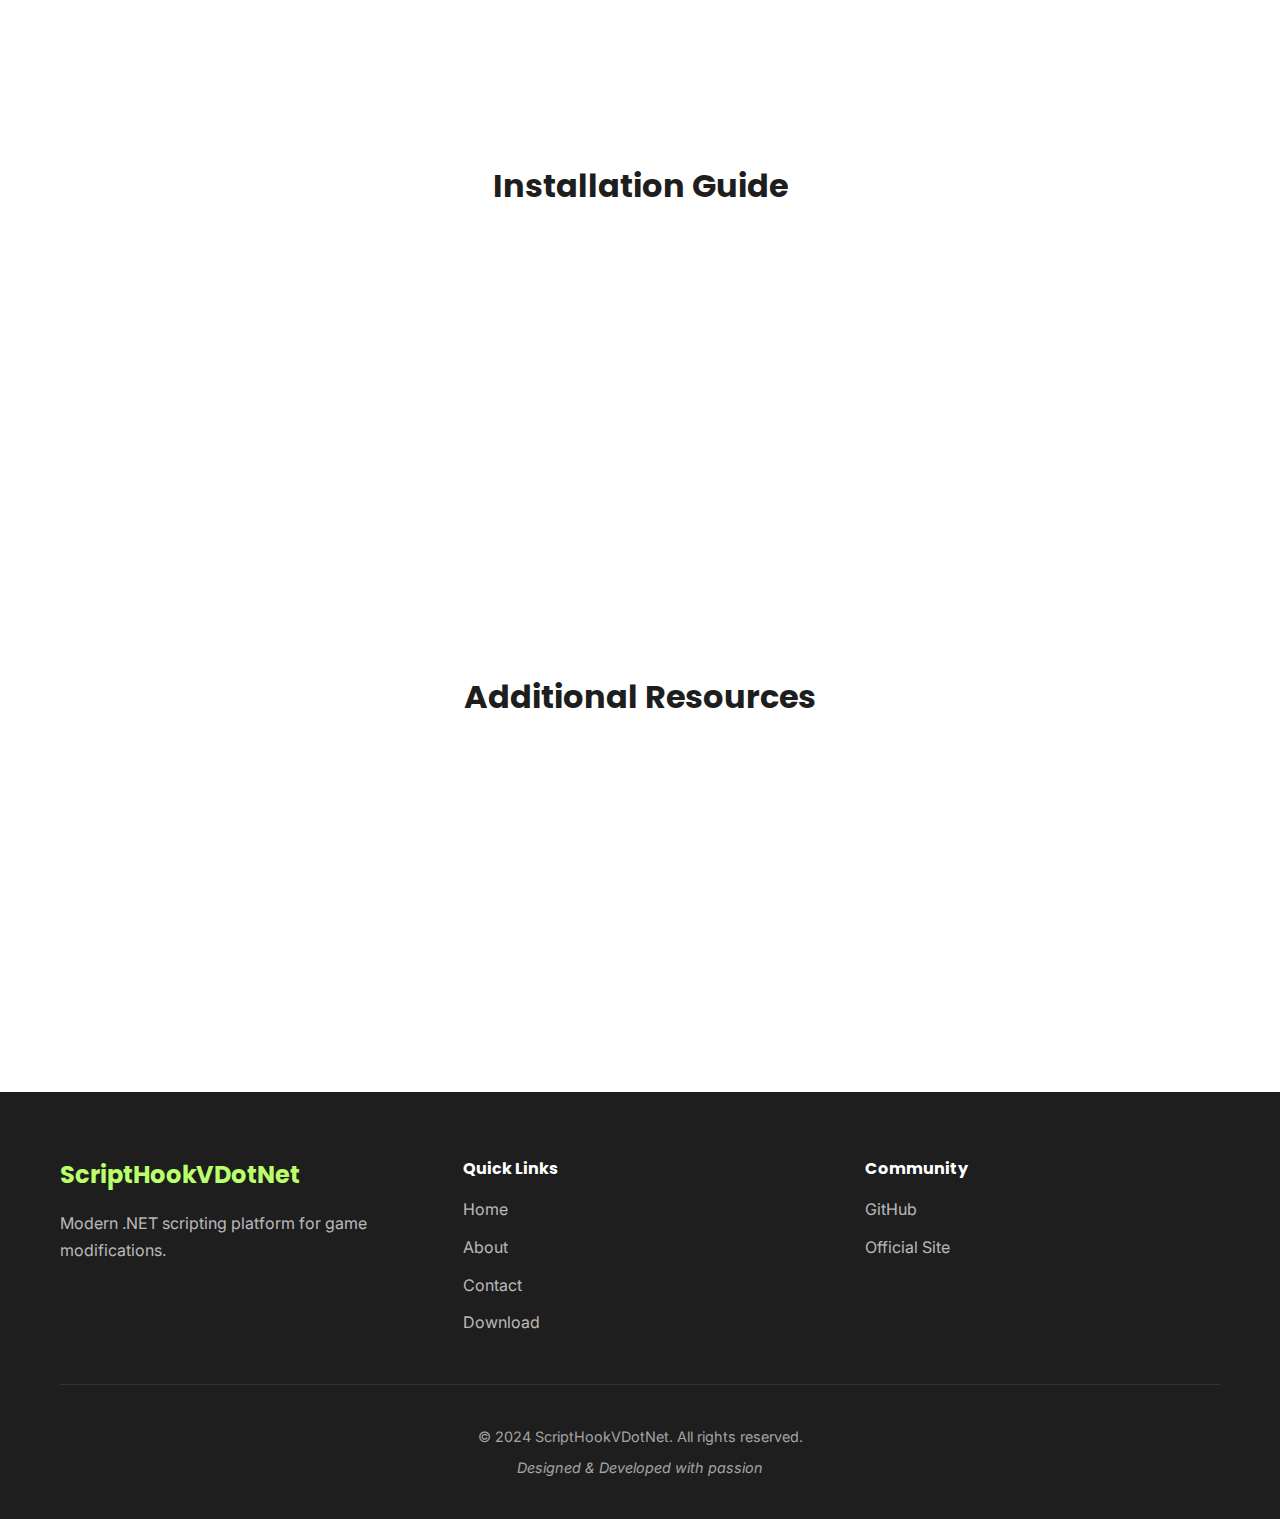
<file: download.html>
<!DOCTYPE html>
<html lang="en">
<head>
    <meta charset="UTF-8">
    <meta name="viewport" content="width=device-width, initial-scale=1.0">
    <meta name="description" content="Download ScriptHookVDotNet - Start creating amazing game modifications today">
    <title>Download - ScriptHookVDotNet</title>
    <link rel="stylesheet" href="style.css">
    <link rel="preconnect" href="https://fonts.googleapis.com">
    <link rel="preconnect" href="https://fonts.gstatic.com" crossorigin>
    <link href="https://fonts.googleapis.com/css2?family=Inter:wght@300;400;500;600;700&family=Poppins:wght@400;500;600;700&display=swap" rel="stylesheet">
</head>
<body>
    <header class="header">
        <nav class="navbar">
            <div class="container">
                <div class="nav-wrapper">
                    <a href="index.html" class="logo">
                        <span class="logo-text">ScriptHook</span>
                        <span class="logo-accent">VDotNet</span>
                    </a>
                    
                    <button class="mobile-toggle" aria-label="Toggle menu">
                        <span></span>
                        <span></span>
                        <span></span>
                    </button>
                    
                    <ul class="nav-menu">
                        <li><a href="index.html" class="nav-link">Home</a></li>
                        <li><a href="about.html" class="nav-link">About</a></li>
                        <li><a href="contact.html" class="nav-link">Contact</a></li>
                        <li><a href="https://github.com/scripthook-vdotnet" class="nav-link" target="_blank" rel="noopener">
                            <svg width="20" height="20" viewBox="0 0 24 24" fill="currentColor">
                                <path d="M12 0C5.37 0 0 5.37 0 12c0 5.31 3.435 9.795 8.205 11.385.6.105.825-.255.825-.57 0-.285-.015-1.23-.015-2.235-3.015.555-3.795-.735-4.035-1.41-.135-.345-.72-1.41-1.23-1.695-.42-.225-1.02-.78-.015-.795.945-.015 1.62.87 1.845 1.23 1.08 1.815 2.805 1.305 3.495.99.105-.78.42-1.305.765-1.605-2.67-.3-5.46-1.335-5.46-5.925 0-1.305.465-2.385 1.23-3.225-.12-.3-.54-1.53.12-3.18 0 0 1.005-.315 3.3 1.23.96-.27 1.98-.405 3-.405s2.04.135 3 .405c2.295-1.56 3.3-1.23 3.3-1.23.66 1.65.24 2.88.12 3.18.765.84 1.23 1.905 1.23 3.225 0 4.605-2.805 5.625-5.475 5.925.435.375.81 1.095.81 2.22 0 1.605-.015 2.895-.015 3.3 0 .315.225.69.825.57A12.02 12.02 0 0024 12c0-6.63-5.37-12-12-12z"/>
                            </svg>
                            GitHub
                        </a></li>
                        <li><a href="download.html" class="nav-link btn-download active">Download</a></li>
                    </ul>
                </div>
            </div>
        </nav>
    </header>

    <main>
        <section class="page-hero">
            <div class="container">
                <h1 class="page-title">Download ScriptHookVDotNet</h1>
                <p class="page-subtitle">Get the latest version and start building amazing modifications</p>
            </div>
        </section>

        <section class="download-section">
            <div class="container">
                <div class="download-content">
                    <div class="download-main-card">
                        <div class="download-header">
                            <div class="download-icon">
                                <svg width="64" height="64" viewBox="0 0 24 24" fill="none" stroke="currentColor" stroke-width="2">
                                    <path d="M21 15v4a2 2 0 0 1-2 2H5a2 2 0 0 1-2-2v-4"/>
                                    <polyline points="7 10 12 15 17 10"/>
                                    <line x1="12" y1="15" x2="12" y2="3"/>
                                </svg>
                            </div>
                            <h2>Latest Release</h2>
                            <p class="download-description">
                                Download the most recent stable version of ScriptHookVDotNet. This package includes 
                                all necessary components, comprehensive documentation, and example scripts to get you started.
                            </p>
                        </div>

                        <div class="download-features">
                            <div class="feature-item">
                                <svg width="24" height="24" viewBox="0 0 24 24" fill="none" stroke="currentColor" stroke-width="2">
                                    <polyline points="20 6 9 17 4 12"/>
                                </svg>
                                <span>Latest .NET Framework Support</span>
                            </div>
                            <div class="feature-item">
                                <svg width="24" height="24" viewBox="0 0 24 24" fill="none" stroke="currentColor" stroke-width="2">
                                    <polyline points="20 6 9 17 4 12"/>
                                </svg>
                                <span>Comprehensive API Documentation</span>
                            </div>
                            <div class="feature-item">
                                <svg width="24" height="24" viewBox="0 0 24 24" fill="none" stroke="currentColor" stroke-width="2">
                                    <polyline points="20 6 9 17 4 12"/>
                                </svg>
                                <span>Example Scripts & Templates</span>
                            </div>
                            <div class="feature-item">
                                <svg width="24" height="24" viewBox="0 0 24 24" fill="none" stroke="currentColor" stroke-width="2">
                                    <polyline points="20 6 9 17 4 12"/>
                                </svg>
                                <span>Regular Updates & Bug Fixes</span>
                            </div>
                        </div>

                        <a href="https://scripthookvdotnet.info/download/" 
                           class="btn btn-primary btn-lg btn-download-main" 
                           target="_blank" 
                           rel="noopener">
                            <svg width="24" height="24" viewBox="0 0 24 24" fill="none" stroke="currentColor" stroke-width="2">
                                <path d="M21 15v4a2 2 0 0 1-2 2H5a2 2 0 0 1-2-2v-4"/>
                                <polyline points="7 10 12 15 17 10"/>
                                <line x1="12" y1="15" x2="12" y2="3"/>
                            </svg>
                            Download Now
                        </a>
                    </div>

                    <div class="requirements-section">
                        <h3>System Requirements</h3>
                        <div class="requirements-grid">
                            <div class="requirement-card">
                                <h4>Minimum Requirements</h4>
                                <ul>
                                    <li>.NET Framework 4.8 or higher</li>
                                    <li>Windows 10 (64-bit)</li>
                                    <li>4GB RAM</li>
                                    <li>500MB free disk space</li>
                                </ul>
                            </div>
                            <div class="requirement-card">
                                <h4>Recommended</h4>
                                <ul>
                                    <li>.NET 6.0 or higher</li>
                                    <li>Windows 11 (64-bit)</li>
                                    <li>8GB RAM or more</li>
                                    <li>SSD with 1GB free space</li>
                                </ul>
                            </div>
                        </div>
                    </div>

                    <div class="installation-steps">
                        <h3>Installation Guide</h3>
                        <div class="steps-list">
                            <div class="step-item">
                                <div class="step-number">1</div>
                                <div class="step-content">
                                    <h4>Download the Package</h4>
                                    <p>Click the download button above to get the latest version of ScriptHookVDotNet.</p>
                                </div>
                            </div>
                            <div class="step-item">
                                <div class="step-number">2</div>
                                <div class="step-content">
                                    <h4>Extract Files</h4>
                                    <p>Extract the downloaded archive to your preferred location using any archive manager.</p>
                                </div>
                            </div>
                            <div class="step-item">
                                <div class="step-number">3</div>
                                <div class="step-content">
                                    <h4>Follow Documentation</h4>
                                    <p>Read the included README file for detailed installation instructions and getting started guide.</p>
                                </div>
                            </div>
                            <div class="step-item">
                                <div class="step-number">4</div>
                                <div class="step-content">
                                    <h4>Start Creating</h4>
                                    <p>Begin developing your scripts using the provided examples and API documentation.</p>
                                </div>
                            </div>
                        </div>
                    </div>

                    <div class="additional-resources">
                        <h3>Additional Resources</h3>
                        <div class="resources-grid">
                            <a href="https://github.com/scripthook-vdotnet" class="resource-card" target="_blank" rel="noopener">
                                <div class="resource-icon">
                                    <svg width="32" height="32" viewBox="0 0 24 24" fill="currentColor">
                                        <path d="M12 0C5.37 0 0 5.37 0 12c0 5.31 3.435 9.795 8.205 11.385.6.105.825-.255.825-.57 0-.285-.015-1.23-.015-2.235-3.015.555-3.795-.735-4.035-1.41-.135-.345-.72-1.41-1.23-1.695-.42-.225-1.02-.78-.015-.795.945-.015 1.62.87 1.845 1.23 1.08 1.815 2.805 1.305 3.495.99.105-.78.42-1.305.765-1.605-2.67-.3-5.46-1.335-5.46-5.925 0-1.305.465-2.385 1.23-3.225-.12-.3-.54-1.53.12-3.18 0 0 1.005-.315 3.3 1.23.96-.27 1.98-.405 3-.405s2.04.135 3 .405c2.295-1.56 3.3-1.23 3.3-1.23.66 1.65.24 2.88.12 3.18.765.84 1.23 1.905 1.23 3.225 0 4.605-2.805 5.625-5.475 5.925.435.375.81 1.095.81 2.22 0 1.605-.015 2.895-.015 3.3 0 .315.225.69.825.57A12.02 12.02 0 0024 12c0-6.63-5.37-12-12-12z"/>
                                    </svg>
                                </div>
                                <h4>GitHub Repository</h4>
                                <p>Source code, issues, and contributions</p>
                            </a>
                            <a href="https://scripthookvdotnet.info/" class="resource-card" target="_blank" rel="noopener">
                                <div class="resource-icon">
                                    <svg width="32" height="32" viewBox="0 0 24 24" fill="none" stroke="currentColor" stroke-width="2">
                                        <circle cx="12" cy="12" r="10"/>
                                        <path d="M2 12h20"/>
                                        <path d="M12 2a15.3 15.3 0 0 1 4 10 15.3 15.3 0 0 1-4 10 15.3 15.3 0 0 1-4-10 15.3 15.3 0 0 1 4-10z"/>
                                    </svg>
                                </div>
                                <h4>Official Website</h4>
                                <p>Full documentation and guides</p>
                            </a>
                            <a href="contact.html" class="resource-card">
                                <div class="resource-icon">
                                    <svg width="32" height="32" viewBox="0 0 24 24" fill="none" stroke="currentColor" stroke-width="2">
                                        <path d="M21 11.5a8.38 8.38 0 0 1-.9 3.8 8.5 8.5 0 0 1-7.6 4.7 8.38 8.38 0 0 1-3.8-.9L3 21l1.9-5.7a8.38 8.38 0 0 1-.9-3.8 8.5 8.5 0 0 1 4.7-7.6 8.38 8.38 0 0 1 3.8-.9h.5a8.48 8.48 0 0 1 8 8v.5z"/>
                                    </svg>
                                </div>
                                <h4>Get Support</h4>
                                <p>Contact us for help and questions</p>
                            </a>
                        </div>
                    </div>
                </div>
            </div>
        </section>
    </main>

    <footer class="footer">
        <div class="container">
            <div class="footer-content">
                <div class="footer-section">
                    <h3 class="footer-title">ScriptHookVDotNet</h3>
                    <p>Modern .NET scripting platform for game modifications.</p>
                </div>
                
                <div class="footer-section">
                    <h4>Quick Links</h4>
                    <ul class="footer-links">
                        <li><a href="index.html">Home</a></li>
                        <li><a href="about.html">About</a></li>
                        <li><a href="contact.html">Contact</a></li>
                        <li><a href="download.html">Download</a></li>
                    </ul>
                </div>
                
                <div class="footer-section">
                    <h4>Community</h4>
                    <ul class="footer-links">
                        <li><a href="https://github.com/scripthook-vdotnet" target="_blank" rel="noopener">GitHub</a></li>
                        <li><a href="https://scripthookvdotnet.info/" target="_blank" rel="noopener">Official Site</a></li>
                    </ul>
                </div>
            </div>
            
            <div class="footer-bottom">
                <p>&copy; 2024 ScriptHookVDotNet. All rights reserved.</p>
                <p class="footer-credit">Designed & Developed with passion</p>
            </div>
        </div>
    </footer>

    <script src="script.js"></script>
</body>
</html>
</file>
<file: style.css>
/* ========================================
   CSS Variables & Reset
   ======================================== */

:root {
    --primary-color: #BBFE6C;
    --secondary-color: #FFFFFF;
    --accent-color: #1E1E1E;
    --text-color: #1E1E1E;
    --text-light: #666666;
    --bg-light: #F8F9FA;
    --bg-dark: #0D0D0D;
    --border-color: #E0E0E0;
    --shadow: 0 4px 6px rgba(0, 0, 0, 0.1);
    --shadow-lg: 0 10px 30px rgba(0, 0, 0, 0.15);
    --transition: all 0.3s ease;
}

* {
    margin: 0;
    padding: 0;
    box-sizing: border-box;
}

html {
    scroll-behavior: smooth;
}

body {
    font-family: 'Inter', -apple-system, BlinkMacSystemFont, 'Segoe UI', sans-serif;
    color: var(--text-color);
    line-height: 1.6;
    background-color: var(--secondary-color);
    overflow-x: hidden;
}

a {
    text-decoration: none;
    color: inherit;
    transition: var(--transition);
}

ul {
    list-style: none;
}

img {
    max-width: 100%;
    height: auto;
    display: block;
}

.container {
    max-width: 1200px;
    margin: 0 auto;
    padding: 0 20px;
}

/* ========================================
   Header & Navigation
   ======================================== */

.header {
    background-color: var(--secondary-color);
    box-shadow: var(--shadow);
    position: sticky;
    top: 0;
    z-index: 1000;
}

.navbar {
    padding: 1rem 0;
}

.nav-wrapper {
    display: flex;
    justify-content: space-between;
    align-items: center;
}

.logo {
    font-size: 1.5rem;
    font-weight: 700;
    font-family: 'Poppins', sans-serif;
    display: flex;
    align-items: center;
    gap: 0.25rem;
}

.logo-text {
    color: var(--text-color);
}

.logo-accent {
    color: var(--primary-color);
}

.nav-menu {
    display: flex;
    align-items: center;
    gap: 2rem;
}

.nav-link {
    font-size: 0.95rem;
    font-weight: 500;
    color: var(--text-color);
    padding: 0.5rem 0;
    position: relative;
    display: flex;
    align-items: center;
    gap: 0.5rem;
}

.nav-link::after {
    content: '';
    position: absolute;
    bottom: 0;
    left: 0;
    width: 0;
    height: 2px;
    background-color: var(--primary-color);
    transition: var(--transition);
}

.nav-link:hover::after,
.nav-link.active::after {
    width: 100%;
}

.btn-download {
    background-color: var(--primary-color);
    color: var(--text-color);
    padding: 0.6rem 1.5rem !important;
    border-radius: 8px;
    font-weight: 600;
    transition: var(--transition);
}

.btn-download::after {
    display: none;
}

.btn-download:hover {
    transform: translateY(-2px);
    box-shadow: var(--shadow-lg);
}

.mobile-toggle {
    display: none;
    flex-direction: column;
    gap: 0.4rem;
    background: none;
    border: none;
    cursor: pointer;
    padding: 0.5rem;
}

.mobile-toggle span {
    width: 25px;
    height: 3px;
    background-color: var(--text-color);
    border-radius: 2px;
    transition: var(--transition);
}

/* ========================================
   Hero Section
   ======================================== */

.hero {
    background: linear-gradient(135deg, var(--bg-light) 0%, #ffffff 100%);
    padding: 6rem 0;
    text-align: center;
}

.hero-content {
    max-width: 800px;
    margin: 0 auto;
}

.hero-title {
    font-size: 3.5rem;
    font-weight: 700;
    font-family: 'Poppins', sans-serif;
    line-height: 1.2;
    margin-bottom: 1.5rem;
    color: var(--text-color);
}

.highlight {
    color: var(--primary-color);
    position: relative;
    display: inline-block;
}

.hero-subtitle {
    font-size: 1.25rem;
    color: var(--text-light);
    margin-bottom: 2.5rem;
    line-height: 1.8;
}

.hero-buttons {
    display: flex;
    gap: 1rem;
    justify-content: center;
    flex-wrap: wrap;
}

/* ========================================
   Buttons
   ======================================== */

.btn {
    display: inline-flex;
    align-items: center;
    gap: 0.5rem;
    padding: 0.875rem 2rem;
    border-radius: 10px;
    font-weight: 600;
    font-size: 1rem;
    cursor: pointer;
    transition: var(--transition);
    border: none;
    text-align: center;
    justify-content: center;
}

.btn-primary {
    background-color: var(--primary-color);
    color: var(--text-color);
    box-shadow: var(--shadow);
}

.btn-primary:hover {
    transform: translateY(-3px);
    box-shadow: var(--shadow-lg);
}

.btn-secondary {
    background-color: transparent;
    color: var(--text-color);
    border: 2px solid var(--text-color);
}

.btn-secondary:hover {
    background-color: var(--text-color);
    color: var(--secondary-color);
}

.btn-lg {
    padding: 1.125rem 2.5rem;
    font-size: 1.125rem;
}

/* ========================================
   Features Section
   ======================================== */

.features {
    padding: 6rem 0;
    background-color: var(--secondary-color);
}

.section-title {
    font-size: 2.5rem;
    font-weight: 700;
    font-family: 'Poppins', sans-serif;
    text-align: center;
    margin-bottom: 1rem;
}

.section-subtitle {
    text-align: center;
    font-size: 1.125rem;
    color: var(--text-light);
    margin-bottom: 4rem;
}

.features-grid {
    display: grid;
    grid-template-columns: repeat(auto-fit, minmax(300px, 1fr));
    gap: 2.5rem;
}

.feature-card {
    background-color: var(--bg-light);
    padding: 2.5rem;
    border-radius: 15px;
    transition: var(--transition);
    border: 2px solid transparent;
}

.feature-card:hover {
    transform: translateY(-10px);
    border-color: var(--primary-color);
    box-shadow: var(--shadow-lg);
}

.feature-icon {
    width: 60px;
    height: 60px;
    background-color: var(--primary-color);
    border-radius: 12px;
    display: flex;
    align-items: center;
    justify-content: center;
    margin-bottom: 1.5rem;
}

.feature-card h3 {
    font-size: 1.5rem;
    font-weight: 600;
    margin-bottom: 1rem;
    font-family: 'Poppins', sans-serif;
}

.feature-card p {
    color: var(--text-light);
    line-height: 1.7;
}

/* ========================================
   Content Section
   ======================================== */

.content-section {
    padding: 6rem 0;
    background-color: var(--bg-light);
}

.content-wrapper {
    display: grid;
    grid-template-columns: 1fr 1fr;
    gap: 4rem;
    align-items: center;
}

.content-text h2 {
    font-size: 2.25rem;
    font-weight: 700;
    font-family: 'Poppins', sans-serif;
    margin-bottom: 1.5rem;
}

.content-text p {
    margin-bottom: 1.25rem;
    color: var(--text-light);
    line-height: 1.8;
}

.inline-link {
    color: var(--text-color);
    font-weight: 600;
    border-bottom: 2px solid var(--primary-color);
    transition: var(--transition);
}

.inline-link:hover {
    color: var(--primary-color);
}

.content-image {
    display: flex;
    justify-content: center;
    align-items: center;
}

.image-placeholder {
    width: 100%;
    max-width: 400px;
    aspect-ratio: 1;
    background: linear-gradient(135deg, var(--primary-color) 0%, #9DE54C 100%);
    border-radius: 20px;
    display: flex;
    align-items: center;
    justify-content: center;
    box-shadow: var(--shadow-lg);
}

.image-placeholder svg {
    opacity: 0.3;
}

/* ========================================
   CTA Section
   ======================================== */

.cta-section {
    padding: 5rem 0;
    background: linear-gradient(135deg, var(--accent-color) 0%, var(--bg-dark) 100%);
    text-align: center;
}

.cta-content {
    max-width: 700px;
    margin: 0 auto;
}

.cta-content h2 {
    font-size: 2.5rem;
    font-weight: 700;
    font-family: 'Poppins', sans-serif;
    color: var(--secondary-color);
    margin-bottom: 1rem;
}

.cta-content p {
    font-size: 1.125rem;
    color: rgba(255, 255, 255, 0.8);
    margin-bottom: 2rem;
}

.cta-buttons {
    display: flex;
    gap: 1rem;
    justify-content: center;
    flex-wrap: wrap;
}

/* ========================================
   Footer
   ======================================== */

.footer {
    background-color: var(--accent-color);
    color: var(--secondary-color);
    padding: 4rem 0 2rem;
}

.footer-content {
    display: grid;
    grid-template-columns: repeat(auto-fit, minmax(250px, 1fr));
    gap: 3rem;
    margin-bottom: 3rem;
}

.footer-section h3,
.footer-section h4 {
    margin-bottom: 1rem;
    font-family: 'Poppins', sans-serif;
}

.footer-title {
    font-size: 1.5rem;
    color: var(--primary-color);
}

.footer-section p {
    color: rgba(255, 255, 255, 0.7);
    line-height: 1.7;
}

.footer-links {
    display: flex;
    flex-direction: column;
    gap: 0.75rem;
}

.footer-links a {
    color: rgba(255, 255, 255, 0.7);
    transition: var(--transition);
}

.footer-links a:hover {
    color: var(--primary-color);
    padding-left: 5px;
}

.footer-bottom {
    text-align: center;
    padding-top: 2rem;
    border-top: 1px solid rgba(255, 255, 255, 0.1);
    color: rgba(255, 255, 255, 0.6);
}

.footer-bottom p {
    margin: 0.5rem 0;
    font-size: 0.9rem;
}

.footer-credit {
    font-style: italic;
}

/* ========================================
   Page Hero (About, Contact, Download)
   ======================================== */

.page-hero {
    background: linear-gradient(135deg, var(--bg-light) 0%, #ffffff 100%);
    padding: 4rem 0;
    text-align: center;
}

.page-title {
    font-size: 3rem;
    font-weight: 700;
    font-family: 'Poppins', sans-serif;
    margin-bottom: 1rem;
}

.page-subtitle {
    font-size: 1.125rem;
    color: var(--text-light);
}

/* ========================================
   About Page
   ======================================== */

.about-content {
    padding: 4rem 0;
}

.about-section {
    margin-bottom: 4rem;
}

.about-text h2 {
    font-size: 2.25rem;
    font-weight: 700;
    font-family: 'Poppins', sans-serif;
    margin-bottom: 1.5rem;
}

.about-text p {
    margin-bottom: 1.25rem;
    color: var(--text-light);
    line-height: 1.8;
    font-size: 1.05rem;
}

.mission-vision-grid {
    display: grid;
    grid-template-columns: repeat(auto-fit, minmax(450px, 1fr));
    gap: 3rem;
    margin-bottom: 4rem;
}

.mv-card {
    background-color: var(--bg-light);
    padding: 3rem;
    border-radius: 15px;
    border: 2px solid var(--border-color);
    transition: var(--transition);
}

.mv-card:hover {
    border-color: var(--primary-color);
    box-shadow: var(--shadow-lg);
}

.mv-icon {
    width: 70px;
    height: 70px;
    background-color: var(--primary-color);
    border-radius: 12px;
    display: flex;
    align-items: center;
    justify-content: center;
    margin-bottom: 1.5rem;
}

.mv-card h3 {
    font-size: 1.75rem;
    font-weight: 600;
    font-family: 'Poppins', sans-serif;
    margin-bottom: 1rem;
}

.mv-card p {
    color: var(--text-light);
    line-height: 1.8;
    margin-bottom: 1rem;
}

.values-section {
    margin: 5rem 0;
}

.values-section h2 {
    font-size: 2.25rem;
    font-weight: 700;
    font-family: 'Poppins', sans-serif;
    text-align: center;
    margin-bottom: 3rem;
}

.values-grid {
    display: grid;
    grid-template-columns: repeat(auto-fit, minmax(250px, 1fr));
    gap: 2rem;
}

.value-item {
    text-align: center;
    padding: 2rem;
}

.value-number {
    font-size: 3rem;
    font-weight: 700;
    font-family: 'Poppins', sans-serif;
    color: var(--primary-color);
    margin-bottom: 1rem;
    opacity: 0.8;
}

.value-item h4 {
    font-size: 1.25rem;
    font-weight: 600;
    font-family: 'Poppins', sans-serif;
    margin-bottom: 0.75rem;
}

.value-item p {
    color: var(--text-light);
}

.commitment-section {
    background-color: var(--bg-light);
    padding: 3rem;
    border-radius: 15px;
    margin-top: 3rem;
}

.commitment-section h2 {
    font-size: 2rem;
    font-weight: 700;
    font-family: 'Poppins', sans-serif;
    margin-bottom: 1.5rem;
}

.commitment-section p {
    color: var(--text-light);
    line-height: 1.8;
    margin-bottom: 1.25rem;
    font-size: 1.05rem;
}

/* ========================================
   Contact Page
   ======================================== */

.contact-section {
    padding: 4rem 0;
}

.contact-content {
    max-width: 900px;
    margin: 0 auto;
}

.contact-intro {
    text-align: center;
    margin-bottom: 4rem;
}

.contact-intro h2 {
    font-size: 2.25rem;
    font-weight: 700;
    font-family: 'Poppins', sans-serif;
    margin-bottom: 1.5rem;
}

.contact-intro p {
    color: var(--text-light);
    line-height: 1.8;
    margin-bottom: 1rem;
    font-size: 1.05rem;
}

.contact-form-wrapper {
    margin-bottom: 4rem;
}

.form-card {
    background-color: var(--bg-light);
    padding: 4rem;
    border-radius: 20px;
    text-align: center;
    border: 2px solid var(--border-color);
    transition: var(--transition);
}

.form-card:hover {
    border-color: var(--primary-color);
    box-shadow: var(--shadow-lg);
}

.form-icon {
    width: 80px;
    height: 80px;
    background-color: var(--primary-color);
    border-radius: 50%;
    display: flex;
    align-items: center;
    justify-content: center;
    margin: 0 auto 1.5rem;
}

.form-card h3 {
    font-size: 1.75rem;
    font-weight: 600;
    font-family: 'Poppins', sans-serif;
    margin-bottom: 1rem;
}

.form-card p {
    color: var(--text-light);
    margin-bottom: 2rem;
}

.btn-form {
    min-width: 250px;
}

.contact-info-grid {
    display: grid;
    grid-template-columns: repeat(auto-fit, minmax(250px, 1fr));
    gap: 2rem;
}

.info-card {
    background-color: var(--bg-light);
    padding: 2rem;
    border-radius: 12px;
    text-align: center;
    transition: var(--transition);
}

.info-card:hover {
    transform: translateY(-5px);
    box-shadow: var(--shadow-lg);
}

.info-icon {
    width: 60px;
    height: 60px;
    background-color: var(--primary-color);
    border-radius: 12px;
    display: flex;
    align-items: center;
    justify-content: center;
    margin: 0 auto 1rem;
}

.info-card h4 {
    font-size: 1.25rem;
    font-weight: 600;
    font-family: 'Poppins', sans-serif;
    margin-bottom: 0.5rem;
}

.info-card p {
    color: var(--text-light);
    margin-bottom: 0.75rem;
    font-size: 0.95rem;
}

.info-link {
    color: var(--text-color);
    font-weight: 600;
    border-bottom: 2px solid var(--primary-color);
    transition: var(--transition);
}

.info-link:hover {
    color: var(--primary-color);
}

/* ========================================
   Download Page
   ======================================== */

.download-section {
    padding: 4rem 0;
}

.download-content {
    max-width: 1000px;
    margin: 0 auto;
}

.download-main-card {
    background: linear-gradient(135deg, var(--bg-light) 0%, #ffffff 100%);
    padding: 4rem;
    border-radius: 20px;
    border: 2px solid var(--border-color);
    margin-bottom: 4rem;
    text-align: center;
}

.download-header {
    margin-bottom: 3rem;
}

.download-icon {
    width: 100px;
    height: 100px;
    background-color: var(--primary-color);
    border-radius: 20px;
    display: flex;
    align-items: center;
    justify-content: center;
    margin: 0 auto 2rem;
}

.download-main-card h2 {
    font-size: 2.5rem;
    font-weight: 700;
    font-family: 'Poppins', sans-serif;
    margin-bottom: 1rem;
}

.download-description {
    color: var(--text-light);
    line-height: 1.8;
    max-width: 700px;
    margin: 0 auto;
    font-size: 1.05rem;
}

.download-features {
    display: grid;
    grid-template-columns: repeat(auto-fit, minmax(250px, 1fr));
    gap: 1.5rem;
    margin-bottom: 3rem;
    text-align: left;
}

.feature-item {
    display: flex;
    align-items: center;
    gap: 1rem;
    padding: 1rem;
    background-color: rgba(187, 254, 108, 0.1);
    border-radius: 10px;
}

.feature-item svg {
    flex-shrink: 0;
    color: var(--primary-color);
}

.btn-download-main {
    min-width: 300px;
}

.requirements-section {
    margin-bottom: 4rem;
}

.requirements-section h3 {
    font-size: 2rem;
    font-weight: 700;
    font-family: 'Poppins', sans-serif;
    margin-bottom: 2rem;
    text-align: center;
}

.requirements-grid {
    display: grid;
    grid-template-columns: repeat(auto-fit, minmax(300px, 1fr));
    gap: 2rem;
}

.requirement-card {
    background-color: var(--bg-light);
    padding: 2.5rem;
    border-radius: 15px;
    border: 2px solid var(--border-color);
}

.requirement-card h4 {
    font-size: 1.5rem;
    font-weight: 600;
    font-family: 'Poppins', sans-serif;
    margin-bottom: 1.5rem;
    color: var(--primary-color);
}

.requirement-card ul {
    list-style: none;
}

.requirement-card li {
    padding: 0.75rem 0;
    color: var(--text-light);
    border-bottom: 1px solid var(--border-color);
    display: flex;
    align-items: center;
}

.requirement-card li:last-child {
    border-bottom: none;
}

.requirement-card li::before {
    content: '✓';
    color: var(--primary-color);
    font-weight: bold;
    margin-right: 0.75rem;
    font-size: 1.25rem;
}

.installation-steps {
    margin-bottom: 4rem;
}

.installation-steps h3 {
    font-size: 2rem;
    font-weight: 700;
    font-family: 'Poppins', sans-serif;
    margin-bottom: 2rem;
    text-align: center;
}

.steps-list {
    display: flex;
    flex-direction: column;
    gap: 2rem;
}

.step-item {
    display: grid;
    grid-template-columns: auto 1fr;
    gap: 2rem;
    align-items: start;
}

.step-number {
    width: 60px;
    height: 60px;
    background-color: var(--primary-color);
    color: var(--text-color);
    border-radius: 50%;
    display: flex;
    align-items: center;
    justify-content: center;
    font-size: 1.75rem;
    font-weight: 700;
    font-family: 'Poppins', sans-serif;
}

.step-content h4 {
    font-size: 1.25rem;
    font-weight: 600;
    font-family: 'Poppins', sans-serif;
    margin-bottom: 0.5rem;
}

.step-content p {
    color: var(--text-light);
    line-height: 1.7;
}

.additional-resources h3 {
    font-size: 2rem;
    font-weight: 700;
    font-family: 'Poppins', sans-serif;
    margin-bottom: 2rem;
    text-align: center;
}

.resources-grid {
    display: grid;
    grid-template-columns: repeat(auto-fit, minmax(280px, 1fr));
    gap: 2rem;
}

.resource-card {
    background-color: var(--bg-light);
    padding: 2.5rem;
    border-radius: 15px;
    text-align: center;
    transition: var(--transition);
    border: 2px solid var(--border-color);
}

.resource-card:hover {
    border-color: var(--primary-color);
    transform: translateY(-5px);
    box-shadow: var(--shadow-lg);
}

.resource-icon {
    width: 70px;
    height: 70px;
    background-color: var(--primary-color);
    border-radius: 12px;
    display: flex;
    align-items: center;
    justify-content: center;
    margin: 0 auto 1.5rem;
}

.resource-card h4 {
    font-size: 1.25rem;
    font-weight: 600;
    font-family: 'Poppins', sans-serif;
    margin-bottom: 0.75rem;
}

.resource-card p {
    color: var(--text-light);
}

/* ========================================
   Responsive Design
   ======================================== */

@media (max-width: 968px) {
    .nav-menu {
        position: fixed;
        left: -100%;
        top: 70px;
        flex-direction: column;
        background-color: var(--secondary-color);
        width: 100%;
        text-align: center;
        transition: var(--transition);
        box-shadow: var(--shadow-lg);
        padding: 2rem 0;
        gap: 1rem;
    }

    .nav-menu.active {
        left: 0;
    }

    .mobile-toggle {
        display: flex;
    }

    .mobile-toggle.active span:nth-child(2) {
        opacity: 0;
    }

    .mobile-toggle.active span:nth-child(1) {
        transform: translateY(9px) rotate(45deg);
    }

    .mobile-toggle.active span:nth-child(3) {
        transform: translateY(-9px) rotate(-45deg);
    }

    .hero-title {
        font-size: 2.5rem;
    }

    .content-wrapper {
        grid-template-columns: 1fr;
        gap: 2rem;
    }

    .mission-vision-grid {
        grid-template-columns: 1fr;
    }
}

@media (max-width: 768px) {
    .hero {
        padding: 4rem 0;
    }

    .hero-title {
        font-size: 2rem;
    }

    .hero-subtitle {
        font-size: 1.05rem;
    }

    .page-title {
        font-size: 2.25rem;
    }

    .section-title {
        font-size: 2rem;
    }

    .features,
    .content-section,
    .about-content,
    .contact-section,
    .download-section {
        padding: 3rem 0;
    }

    .features-grid {
        grid-template-columns: 1fr;
    }

    .download-main-card,
    .form-card {
        padding: 2.5rem 1.5rem;
    }

    .hero-buttons,
    .cta-buttons {
        flex-direction: column;
    }

    .btn {
        width: 100%;
        max-width: 300px;
    }
}

@media (max-width: 480px) {
    .hero-title {
        font-size: 1.75rem;
    }

    .page-title {
        font-size: 1.875rem;
    }

    .section-title {
        font-size: 1.75rem;
    }

    .container {
        padding: 0 15px;
    }

    .feature-card,
    .mv-card {
        padding: 1.5rem;
    }

    .step-item {
        grid-template-columns: 1fr;
        gap: 1rem;
    }

    .step-number {
        width: 50px;
        height: 50px;
        font-size: 1.5rem;
        margin: 0 auto;
    }
}
</file>
